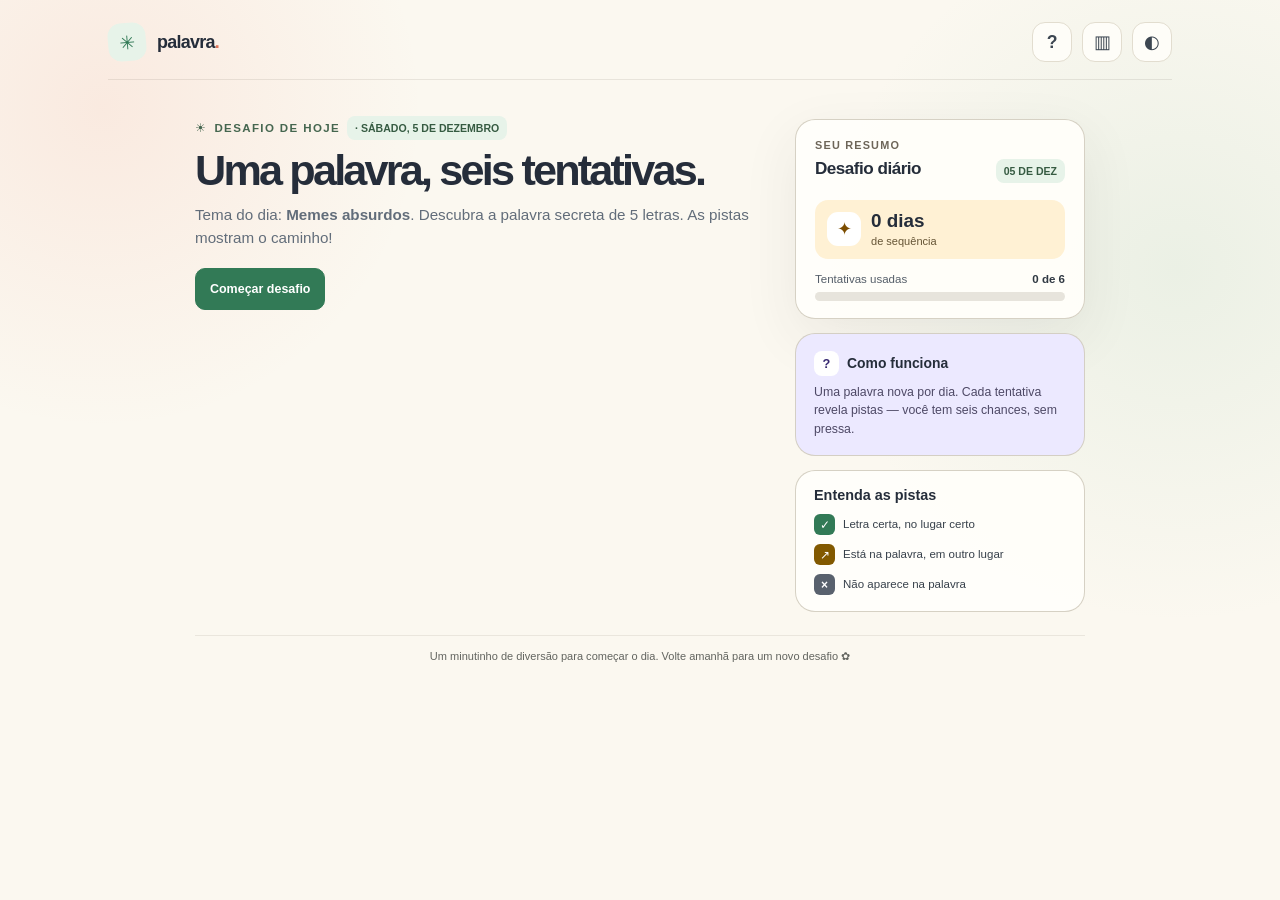
<file: index.html>
<!doctype html>
<html lang="pt-BR">
  <head>
    <meta charset="UTF-8">
    <meta name="viewport" content="width=device-width, initial-scale=1">
    <meta name="theme-color" content="#fbf8f0">
    <meta name="description" content="Descubra a palavra do dia em até seis tentativas.">
    <title>Palavra do Dia — Caça-Palavras</title>
    <link rel="stylesheet" href="styles.css">
    <script src="game.js" defer></script>
  </head>
  <body>
    <div class="page">
      <header class="topbar">
        <a class="brand" href="./" aria-label="Palavra do Dia, início">
          <span class="brand-mark" aria-hidden="true">✳</span>
          <span>palavra<span class="brand-accent">.</span></span>
        </a>
        <nav class="top-actions" aria-label="Ajuda e opções">
          <button class="icon-button" id="help-button" type="button" aria-label="Ir para como jogar">?</button>
          <button class="icon-button" id="stats-button" type="button" aria-label="Abrir estatísticas">▥</button>
          <button class="icon-button" id="contrast-button" type="button" aria-label="Ativar alto contraste" aria-pressed="false">◐</button>
        </nav>
      </header>

      <main class="main-grid">
        <section class="game" aria-labelledby="game-title">
          <p class="eyebrow"><span aria-hidden="true">☀</span> desafio de hoje <span id="today-label" class="date-chip"></span></p>
          <h1 id="game-title">Uma palavra, seis tentativas.</h1>
          <p class="intro">Tema do dia: <strong id="today-theme">Memes absurdos</strong>. Descubra a palavra secreta de 5 letras. As pistas mostram o caminho!</p>
          <button class="action-button action-button-primary start-button" id="start-game-button" type="button">Começar desafio</button>
          <p class="feedback" id="message" role="status" aria-live="polite"></p>

          <div id="game-play" hidden>
            <div class="board-wrap">
              <section class="board" id="board" aria-label="Tabuleiro de seis tentativas" tabindex="-1"></section>
            </div>
            <div class="result-actions" id="result-actions" hidden>
              <button class="action-button" id="copy-result-button" type="button">Copiar resultado</button>
              <button class="action-button action-button-primary" id="share-result-button" type="button">Compartilhar</button>
            </div>
            <section class="keyboard" id="keyboard" aria-label="Teclado virtual"></section>
            <p class="submit-note">Use o teclado físico ou as teclas na tela. Pressione Enter para confirmar e Backspace para apagar.</p>
            <button class="back-button" id="back-to-home-button" type="button">Voltar ao início</button>
          </div>
        </section>

        <aside class="side-column" aria-label="Resumo do desafio e instruções">
          <section class="card daily-card" aria-labelledby="daily-title">
            <p class="card-kicker">seu resumo</p>
            <div class="daily-heading">
              <h2 id="daily-title">Desafio diário</h2>
              <span class="date-chip" id="daily-date"></span>
            </div>
            <div class="streak-row">
              <span class="flame" aria-hidden="true">✦</span>
              <div>
                <div class="streak-number" id="streak-count">0 dias</div>
                <div class="streak-label" id="streak-label">de sequência</div>
              </div>
            </div>
            <div class="progress-title">
              <span>Tentativas usadas</span>
              <strong id="attempt-count">0 de 6</strong>
            </div>
            <div class="progress-track" id="attempt-progress" role="progressbar" aria-label="Tentativas usadas" aria-valuemin="0" aria-valuemax="6" aria-valuenow="0">
              <div class="progress-fill" id="progress-fill"></div>
            </div>
          </section>

          <section class="card helper-card" aria-labelledby="how-title">
            <h2 class="helper-title" id="how-title" tabindex="-1"><span class="helper-icon" aria-hidden="true">?</span> Como funciona</h2>
            <p>Uma palavra nova por dia. Cada tentativa revela pistas — você tem seis chances, sem pressa.</p>
          </section>

          <section class="card legend-card" aria-labelledby="legend-title">
            <h2 id="legend-title">Entenda as pistas</h2>
            <ul class="legend-list">
              <li class="legend-item"><span class="swatch green" aria-hidden="true">✓</span> Letra certa, no lugar certo</li>
              <li class="legend-item"><span class="swatch yellow" aria-hidden="true">↗</span> Está na palavra, em outro lugar</li>
              <li class="legend-item"><span class="swatch gray" aria-hidden="true">×</span> Não aparece na palavra</li>
            </ul>
          </section>
        </aside>
      </main>

      <footer class="footer">Um minutinho de diversão para começar o dia. Volte amanhã para um novo desafio ✿</footer>
    </div>

    <dialog class="stats-dialog" id="stats-dialog" aria-labelledby="stats-title">
      <form method="dialog">
        <button class="dialog-close" aria-label="Fechar estatísticas">×</button>
      </form>
      <p class="card-kicker">seu resumo</p>
      <h2 id="stats-title">Estatísticas</h2>
      <p class="stats-note">Seus resultados ficam salvos somente neste navegador.</p>
      <dl class="stats-grid">
        <div><dt>Jogos concluídos</dt><dd id="games-played">0</dd></div>
        <div><dt>Vitórias</dt><dd id="games-won">0</dd></div>
        <div><dt>Taxa de acerto</dt><dd id="win-rate">0%</dd></div>
        <div><dt>Sequência atual</dt><dd id="stats-streak">0 dias</dd></div>
        <div><dt>Melhor sequência</dt><dd id="best-streak">0 dias</dd></div>
        <div class="last-solved"><dt>Última palavra resolvida</dt><dd id="last-solved">Ainda não há palavras resolvidas.</dd></div>
      </dl>
    </dialog>
  </body>
</html>
</file>
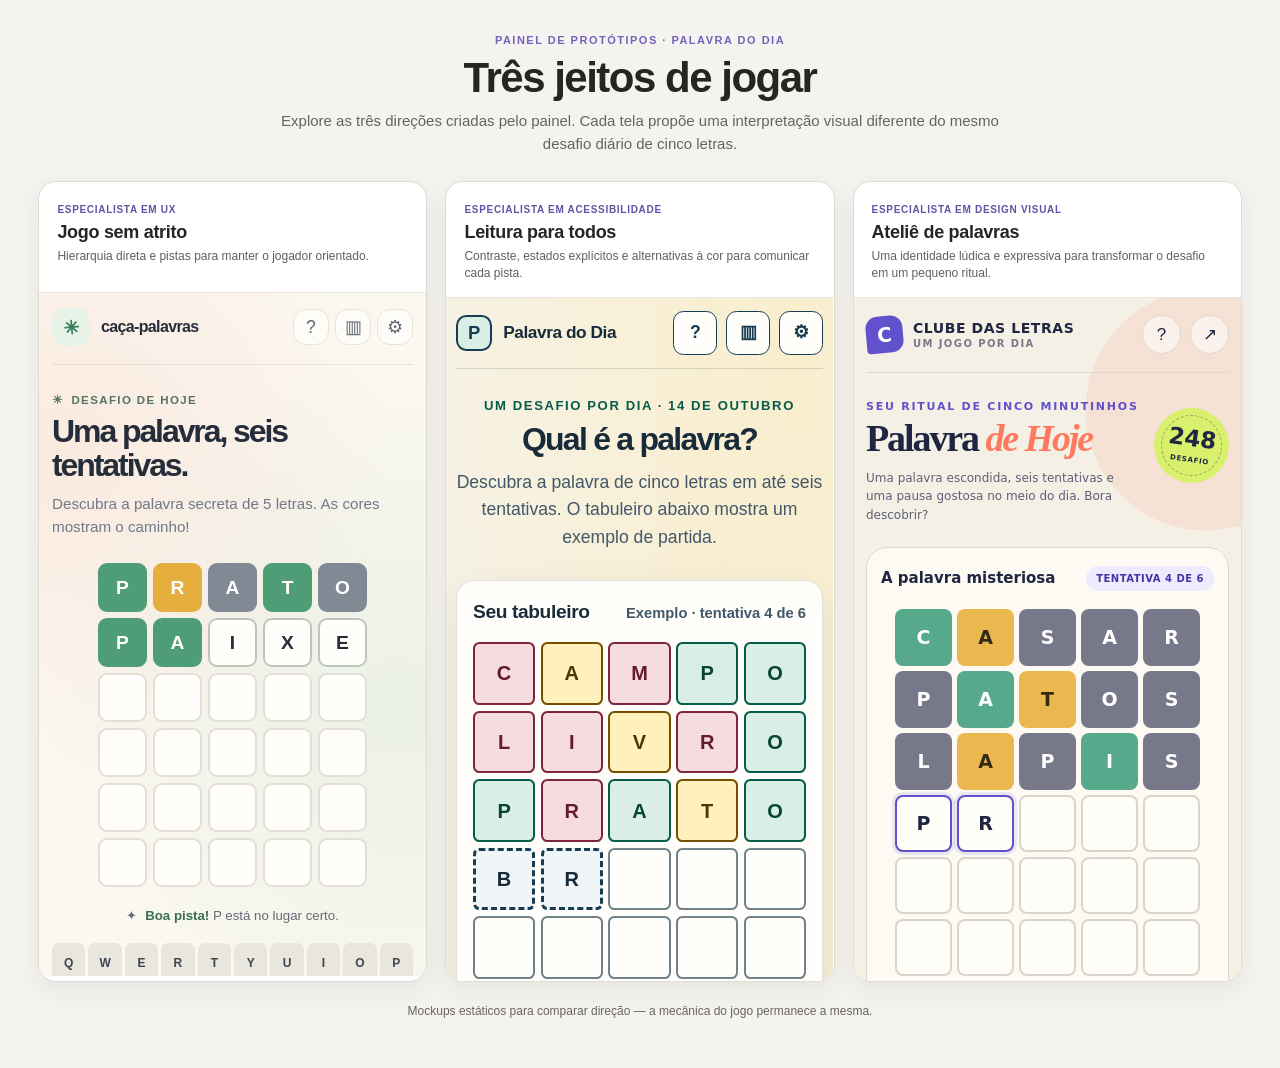
<file: prototipos.html>
<!doctype html>
<html lang="pt-BR">
  <head>
    <meta charset="UTF-8">
    <meta name="viewport" content="width=device-width, initial-scale=1">
    <meta name="theme-color" content="#f5f3ef">
    <meta name="description" content="Três propostas de interface para o jogo Palavra do Dia.">
    <title>Três ideias para Palavra do Dia</title>
    <style>
      :root {
        color-scheme: light;
        font-family: "Segoe UI", Arial, sans-serif;
        color: #252522;
        background: #f5f3ef;
        font-synthesis: none;
      }

      * { box-sizing: border-box; }

      body {
        min-width: 320px;
        margin: 0;
        padding: 34px clamp(16px, 3vw, 44px) 50px;
      }

      .page-header {
        max-width: 760px;
        margin: 0 auto 26px;
        text-align: center;
      }

      .eyebrow {
        margin: 0 0 8px;
        color: #7562bb;
        font-size: 11px;
        font-weight: 800;
        letter-spacing: 1.5px;
        text-transform: uppercase;
      }

      h1 {
        margin: 0;
        font-size: clamp(27px, 4vw, 42px);
        letter-spacing: -1.5px;
      }

      .page-header > p:last-child {
        margin: 8px 0 0;
        color: #66645f;
        font-size: 15px;
        line-height: 1.5;
      }

      .prototypes {
        display: grid;
        max-width: 1720px;
        grid-template-columns: repeat(3, minmax(0, 1fr));
        gap: 18px;
        margin: auto;
      }

      .prototype-card {
        min-width: 0;
        overflow: hidden;
        border: 1px solid #dedbd4;
        border-radius: 18px;
        background: white;
        box-shadow: 0 8px 26px rgb(41 37 31 / 7%);
      }

      .card-heading {
        min-height: 110px;
        padding: 17px 18px 14px;
      }

      .card-heading h2 {
        margin: 0 0 5px;
        font-size: 18px;
        letter-spacing: -0.3px;
      }

      .role {
        display: inline-block;
        margin-bottom: 7px;
        color: #6451a3;
        font-size: 10px;
        font-weight: 800;
        letter-spacing: .7px;
        text-transform: uppercase;
      }

      .card-heading p {
        margin: 0;
        color: #62605b;
        font-size: 12px;
        line-height: 1.45;
      }

      iframe {
        display: block;
        width: 100%;
        height: min(76vh, 790px);
        min-height: 630px;
        border: 0;
        border-top: 1px solid #e8e5df;
        background: #fff;
      }

      .page-footer {
        margin: 22px 0 0;
        color: #68655f;
        font-size: 12px;
        text-align: center;
      }

      @media (max-width: 1040px) {
        .prototypes { grid-template-columns: 1fr; max-width: 640px; }
        .card-heading { min-height: auto; }
        iframe { height: 760px; }
      }

      @media (max-width: 500px) {
        body { padding: 24px 12px 34px; }
        iframe { height: 700px; min-height: 600px; }
      }
    </style>
  </head>
  <body>
    <header class="page-header">
      <p class="eyebrow">Painel de protótipos · Palavra do Dia</p>
      <h1>Três jeitos de jogar</h1>
      <p>Explore as três direções criadas pelo painel. Cada tela propõe uma interpretação visual diferente do mesmo desafio diário de cinco letras.</p>
    </header>

    <main class="prototypes" aria-label="Comparação de protótipos">
      <article class="prototype-card">
        <header class="card-heading">
          <span class="role">Especialista em UX</span>
          <h2>Jogo sem atrito</h2>
          <p>Hierarquia direta e pistas para manter o jogador orientado.</p>
        </header>
        <iframe src="prototype-ux.html" title="Protótipo de UX: Jogo sem atrito"></iframe>
      </article>

      <article class="prototype-card">
        <header class="card-heading">
          <span class="role">Especialista em acessibilidade</span>
          <h2>Leitura para todos</h2>
          <p>Contraste, estados explícitos e alternativas à cor para comunicar cada pista.</p>
        </header>
        <iframe src="prototype-accessibility.html" title="Protótipo acessível: Leitura para todos"></iframe>
      </article>

      <article class="prototype-card">
        <header class="card-heading">
          <span class="role">Especialista em design visual</span>
          <h2>Ateliê de palavras</h2>
          <p>Uma identidade lúdica e expressiva para transformar o desafio em um pequeno ritual.</p>
        </header>
        <iframe src="prototype-visual.html" title="Protótipo visual: Ateliê de palavras"></iframe>
      </article>
    </main>

    <p class="page-footer">Mockups estáticos para comparar direção — a mecânica do jogo permanece a mesma.</p>
  </body>
</html>
</file>
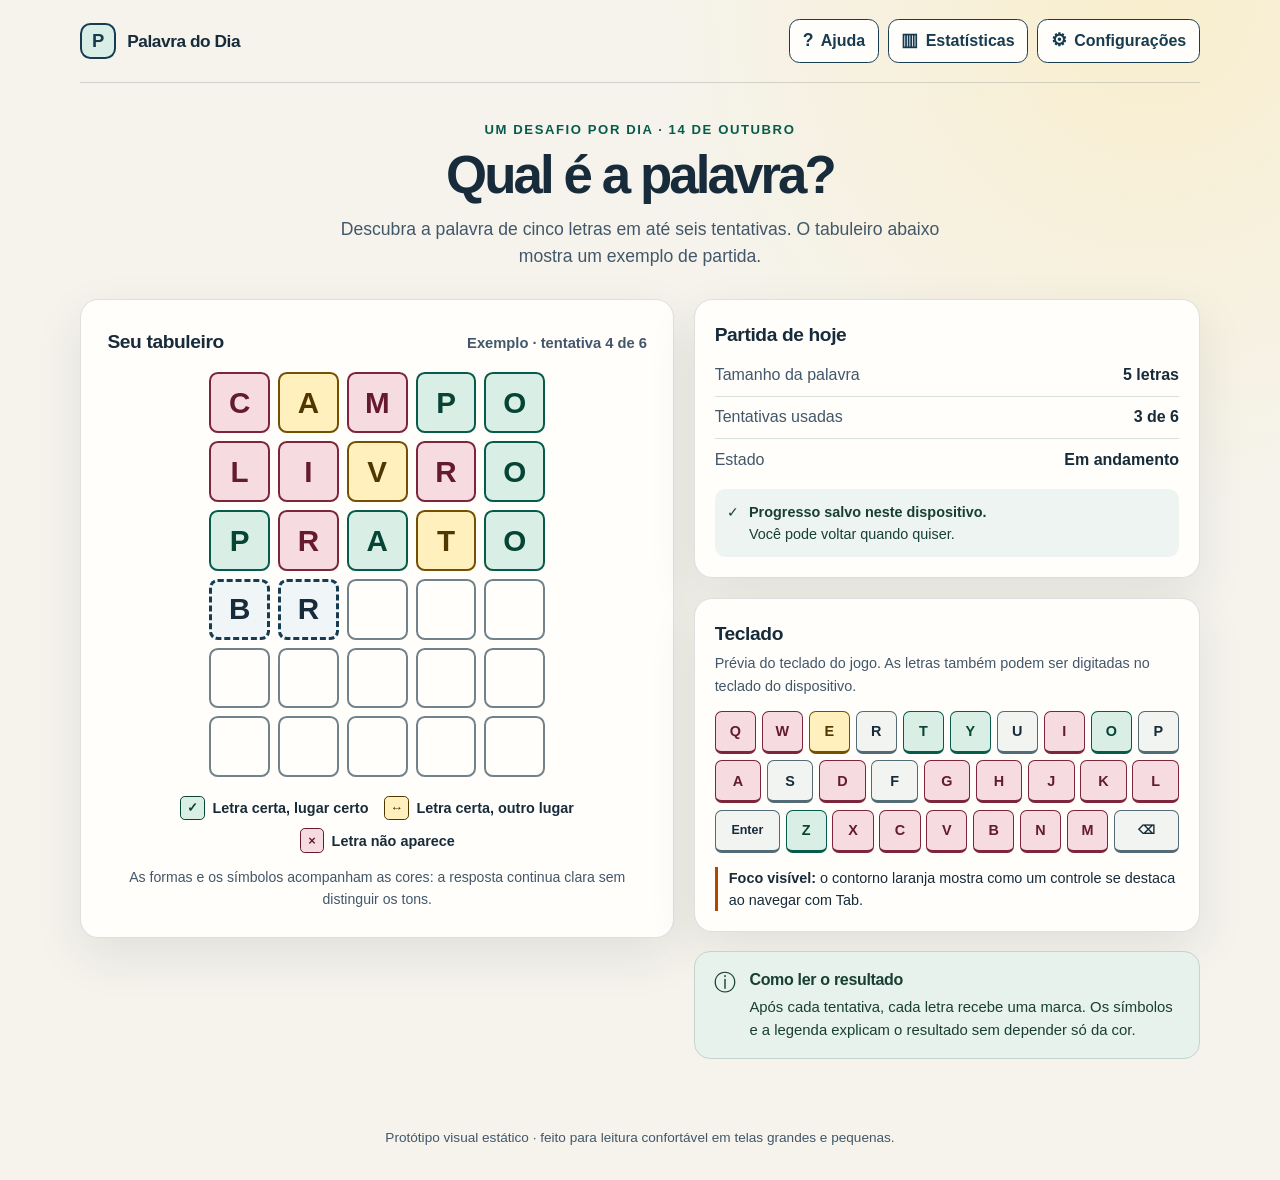
<file: prototype-accessibility.html>
<!doctype html>
<html lang="pt-BR">
<head>
  <meta charset="utf-8">
  <meta name="viewport" content="width=device-width, initial-scale=1">
  <meta name="theme-color" content="#f5f3ec">
  <title>Palavra do Dia — protótipo acessível</title>
  <style>
    :root {
      color-scheme: light;
      --paper: #f5f3ec;
      --surface: #fffefa;
      --ink: #172b3a;
      --muted: #42576a;
      --line: #9ba9ae;
      --navy: #173c52;
      --navy-hover: #0c2c40;
      --teal: #075b4b;
      --teal-pale: #d9eee5;
      --gold: #745000;
      --gold-pale: #fff0bd;
      --rose: #7d253d;
      --rose-pale: #f6dce1;
      --focus: #b34600;
      --shadow: 0 18px 50px rgb(23 43 58 / 9%);
      font-family: "Atkinson Hyperlegible", "Trebuchet MS", Arial, sans-serif;
    }

    * { box-sizing: border-box; }

    body {
      margin: 0;
      min-width: 320px;
      background:
        radial-gradient(ellipse at 90% 0%, rgb(255 231 163 / 42%), transparent 31rem),
        var(--paper);
      color: var(--ink);
      font-size: 1rem;
      line-height: 1.55;
    }

    a { color: var(--navy); }
    button { font: inherit; }

    .skip-link {
      position: absolute;
      z-index: 5;
      top: .75rem;
      left: .75rem;
      padding: .7rem 1rem;
      transform: translateY(-180%);
      border-radius: .5rem;
      background: var(--ink);
      color: white;
      font-weight: 700;
    }
    .skip-link:focus { transform: translateY(0); }

    :focus-visible {
      outline: 3px solid var(--focus);
      outline-offset: 4px;
      box-shadow: 0 0 0 2px var(--surface);
    }

    .shell {
      width: min(1120px, calc(100% - 2.5rem));
      margin-inline: auto;
    }

    .topbar {
      display: flex;
      justify-content: space-between;
      align-items: center;
      gap: 1rem;
      padding-block: 1.2rem;
      border-bottom: 1px solid rgb(23 43 58 / 17%);
    }

    .brand {
      display: inline-flex;
      align-items: center;
      gap: .7rem;
      color: var(--ink);
      text-decoration: none;
      font-size: 1.08rem;
      font-weight: 800;
      letter-spacing: -.025em;
    }

    .brand-mark {
      display: grid;
      width: 2.25rem;
      aspect-ratio: 1;
      place-items: center;
      border: 2px solid var(--navy);
      border-radius: .65rem;
      background: var(--teal-pale);
      color: var(--navy);
      font-size: 1.15rem;
    }

    .top-actions { display: flex; gap: .55rem; }
    .icon-button {
      display: inline-flex;
      min-height: 2.75rem;
      align-items: center;
      justify-content: center;
      gap: .45rem;
      padding: .5rem .8rem;
      border: 1.5px solid var(--navy);
      border-radius: .65rem;
      background: var(--surface);
      color: var(--navy);
      cursor: pointer;
      font-weight: 700;
    }
    .icon-button:hover { background: #eaf1f1; }
    .button-icon { font-size: 1.1rem; line-height: 1; }

    main { padding-block: 2.3rem 3rem; }
    .intro {
      max-width: 44rem;
      margin: 0 auto 1.8rem;
      text-align: center;
    }
    .eyebrow {
      margin: 0 0 .35rem;
      color: var(--teal);
      font-size: .82rem;
      font-weight: 800;
      letter-spacing: .12em;
      text-transform: uppercase;
    }
    h1 {
      margin: 0;
      font-size: clamp(2rem, 5vw, 3.3rem);
      letter-spacing: -.055em;
      line-height: 1.08;
    }
    .intro p:last-child {
      max-width: 38rem;
      margin: .8rem auto 0;
      color: var(--muted);
      font-size: 1.1rem;
    }

    .game-layout {
      display: grid;
      grid-template-columns: minmax(0, 1.08fr) minmax(17rem, .92fr);
      gap: 1.2rem;
      align-items: start;
    }
    .panel {
      border: 1px solid rgb(23 43 58 / 14%);
      border-radius: 1.15rem;
      background: var(--surface);
      box-shadow: var(--shadow);
    }
    .board-panel { padding: clamp(1rem, 3vw, 1.65rem); }
    .panel-heading {
      display: flex;
      justify-content: space-between;
      align-items: baseline;
      gap: 1rem;
      margin-bottom: 1rem;
    }
    h2 {
      margin: 0;
      font-size: 1.2rem;
      letter-spacing: -.02em;
    }
    .counter {
      color: var(--muted);
      font-size: .92rem;
      font-weight: 700;
    }

    .board {
      display: grid;
      width: min(100%, 21rem);
      gap: .5rem;
      margin-inline: auto;
    }
    .board-row {
      display: grid;
      grid-template-columns: repeat(5, minmax(0, 1fr));
      gap: .5rem;
    }
    .tile {
      display: grid;
      min-width: 0;
      aspect-ratio: 1;
      place-items: center;
      border: 2px solid #71828b;
      border-radius: .55rem;
      background: var(--surface);
      color: var(--ink);
      font-size: clamp(1.25rem, 4.6vw, 1.85rem);
      font-weight: 800;
      line-height: 1;
    }
    .tile.correct {
      border-color: var(--teal);
      background: var(--teal-pale);
      color: #064435;
    }
    .tile.present {
      border-color: var(--gold);
      background: var(--gold-pale);
      color: #503700;
    }
    .tile.absent {
      border-color: var(--rose);
      background: var(--rose-pale);
      color: #641a30;
    }
    .tile.current {
      border: 3px dashed var(--navy);
      background: #f0f5f7;
    }
    .empty { color: transparent; }

    .visually-hidden {
      position: absolute;
      width: 1px;
      height: 1px;
      padding: 0;
      margin: -1px;
      overflow: hidden;
      clip: rect(0, 0, 0, 0);
      white-space: nowrap;
      border: 0;
    }

    .legend {
      display: flex;
      flex-wrap: wrap;
      justify-content: center;
      gap: .5rem 1rem;
      margin: 1.15rem 0 0;
      padding: 0;
      list-style: none;
    }
    .legend li {
      display: inline-flex;
      align-items: center;
      gap: .45rem;
      color: var(--ink);
      font-size: .9rem;
      font-weight: 700;
    }
    .legend-mark {
      display: grid;
      width: 1.55rem;
      aspect-ratio: 1;
      place-items: center;
      border: 1.5px solid currentColor;
      border-radius: .3rem;
      font-size: .8rem;
      font-weight: 900;
    }
    .legend .is-correct { color: #064435; background: var(--teal-pale); }
    .legend .is-present { color: #503700; background: var(--gold-pale); }
    .legend .is-absent { color: #641a30; background: var(--rose-pale); }
    .board-note {
      max-width: 34rem;
      margin: .85rem auto 0;
      color: var(--muted);
      font-size: .88rem;
      text-align: center;
    }

    .side-column { display: grid; gap: 1.2rem; }
    .status-panel { padding: 1.25rem; }
    .status-panel h2 { margin-bottom: .8rem; }
    .status-list {
      display: grid;
      gap: .55rem;
      margin: 0;
    }
    .status-list div {
      display: flex;
      justify-content: space-between;
      gap: 1rem;
      padding-bottom: .5rem;
      border-bottom: 1px solid #d9e0df;
    }
    .status-list div:last-child { border-bottom: 0; padding-bottom: 0; }
    .status-list dt { color: var(--muted); }
    .status-list dd { margin: 0; font-weight: 800; text-align: right; }
    .save-note {
      display: flex;
      align-items: flex-start;
      gap: .65rem;
      margin: 1rem 0 0;
      padding: .75rem;
      border-radius: .65rem;
      background: #edf4f1;
      color: #173f35;
      font-size: .9rem;
    }
    .save-note strong { display: block; }

    .keyboard-panel { padding: 1.25rem; }
    .keyboard-panel > p {
      margin: .25rem 0 .85rem;
      color: var(--muted);
      font-size: .9rem;
    }
    .keyboard {
      display: grid;
      gap: .4rem;
    }
    .key-row {
      display: flex;
      justify-content: center;
      gap: .35rem;
    }
    .key {
      display: grid;
      min-width: 0;
      min-height: 2.7rem;
      flex: 1 1 0;
      place-items: center;
      padding: .35rem .15rem;
      border: 1px solid #536a77;
      border-bottom-width: 3px;
      border-radius: .42rem;
      background: #f2f4f2;
      color: var(--ink);
      font-size: .9rem;
      font-weight: 800;
      text-align: center;
    }
    .key.correct {
      border-color: var(--teal);
      background: var(--teal-pale);
      color: #064435;
    }
    .key.present {
      border-color: var(--gold);
      background: var(--gold-pale);
      color: #503700;
    }
    .key.absent {
      border-color: var(--rose);
      background: var(--rose-pale);
      color: #641a30;
    }
    .key.wide { flex: 1.7 1 0; font-size: .78rem; }
    .key.focus-demo {
      position: relative;
      z-index: 1;
      outline: 3px solid var(--focus);
      outline-offset: 3px;
      box-shadow: 0 0 0 2px white;
    }
    .focus-caption {
      margin: .85rem 0 0 !important;
      padding-left: .7rem;
      border-left: 3px solid var(--focus);
      color: var(--ink) !important;
    }

    .instructions {
      display: grid;
      grid-template-columns: auto 1fr;
      gap: .85rem;
      align-items: start;
      padding: 1rem 1.2rem;
      border: 1px solid #c2d5cc;
      border-radius: 1rem;
      background: #e8f2ec;
      color: #183f34;
    }
    .instructions-icon { font-size: 1.4rem; line-height: 1.3; }
    .instructions h2 { margin: 0 0 .2rem; font-size: 1rem; }
    .instructions p { margin: 0; font-size: .93rem; }
    footer {
      padding-block: 1.2rem 2rem;
      color: var(--muted);
      font-size: .85rem;
      text-align: center;
    }

    @media (max-width: 760px) {
      .game-layout { grid-template-columns: 1fr; max-width: 36rem; margin-inline: auto; }
      .side-column { grid-template-columns: 1fr; }
      main { padding-top: 1.7rem; }
    }
    @media (max-width: 420px) {
      .shell { width: min(100% - 1.25rem, 36rem); }
      .topbar { padding-block: .8rem; }
      .icon-button { width: 2.75rem; padding: .4rem; }
      .icon-button .button-label { position: absolute; width: 1px; height: 1px; overflow: hidden; clip: rect(0, 0, 0, 0); }
      .board-row { gap: .35rem; }
      .board { gap: .4rem; }
      .tile { border-radius: .4rem; }
      .key-row { gap: .25rem; }
      .key { min-height: 2.5rem; font-size: .82rem; }
    }
    @media (prefers-reduced-motion: reduce) {
      *, *::before, *::after {
        scroll-behavior: auto !important;
        animation-duration: .01ms !important;
        animation-iteration-count: 1 !important;
        transition-duration: .01ms !important;
      }
    }
  </style>
</head>
<body>
  <a class="skip-link" href="#conteudo">Pular para o jogo</a>
  <header class="shell topbar">
    <a class="brand" href="#conteudo" aria-label="Palavra do Dia, início">
      <span class="brand-mark" aria-hidden="true">P</span>
      <span>Palavra do Dia</span>
    </a>
    <nav class="top-actions" aria-label="Opções do jogo">
      <button class="icon-button" type="button" aria-label="Como jogar">
        <span class="button-icon" aria-hidden="true">?</span>
        <span class="button-label">Ajuda</span>
      </button>
      <button class="icon-button" type="button" aria-label="Estatísticas">
        <span class="button-icon" aria-hidden="true">▥</span>
        <span class="button-label">Estatísticas</span>
      </button>
      <button class="icon-button" type="button" aria-label="Configurações">
        <span class="button-icon" aria-hidden="true">⚙</span>
        <span class="button-label">Configurações</span>
      </button>
    </nav>
  </header>

  <main id="conteudo" class="shell">
    <header class="intro">
      <p class="eyebrow">Um desafio por dia · 14 de outubro</p>
      <h1>Qual é a palavra?</h1>
      <p>Descubra a palavra de cinco letras em até seis tentativas. O tabuleiro abaixo mostra um exemplo de partida.</p>
    </header>

    <div class="game-layout">
      <section class="panel board-panel" aria-labelledby="board-title">
        <div class="panel-heading">
          <h2 id="board-title">Seu tabuleiro</h2>
          <span class="counter">Exemplo · tentativa 4 de 6</span>
        </div>
        <div class="board" role="img" aria-label="Tabuleiro de exemplo: tentativa um, palavra campo, C não está na palavra, A está na palavra mas em outra posição, M não está na palavra, P está na posição correta, O está na posição correta. Tentativa dois, livro, L e I não estão na palavra, V está na palavra mas em outra posição, R não está na palavra, O está na posição correta. Tentativa três, prato, P está na posição correta, R não está na palavra, A está na posição correta, T está na palavra mas em outra posição, O está na posição correta. Quarta tentativa em andamento, letras B e R. Duas tentativas restantes depois desta.">
          <div class="board-row" aria-hidden="true">
            <span class="tile absent">C</span>
            <span class="tile present">A</span>
            <span class="tile absent">M</span>
            <span class="tile correct">P</span>
            <span class="tile correct">O</span>
          </div>
          <div class="board-row" aria-hidden="true">
            <span class="tile absent">L</span>
            <span class="tile absent">I</span>
            <span class="tile present">V</span>
            <span class="tile absent">R</span>
            <span class="tile correct">O</span>
          </div>
          <div class="board-row" aria-hidden="true">
            <span class="tile correct">P</span>
            <span class="tile absent">R</span>
            <span class="tile correct">A</span>
            <span class="tile present">T</span>
            <span class="tile correct">O</span>
          </div>
          <div class="board-row" aria-hidden="true">
            <span class="tile current">B</span>
            <span class="tile current">R</span>
            <span class="tile empty">·</span>
            <span class="tile empty">·</span>
            <span class="tile empty">·</span>
          </div>
          <div class="board-row" aria-hidden="true">
            <span class="tile empty">·</span><span class="tile empty">·</span><span class="tile empty">·</span><span class="tile empty">·</span><span class="tile empty">·</span>
          </div>
          <div class="board-row" aria-hidden="true">
            <span class="tile empty">·</span><span class="tile empty">·</span><span class="tile empty">·</span><span class="tile empty">·</span><span class="tile empty">·</span>
          </div>
        </div>
        <ul class="legend" aria-label="Significado das marcas">
          <li><span class="legend-mark is-correct" aria-hidden="true">✓</span> Letra certa, lugar certo</li>
          <li><span class="legend-mark is-present" aria-hidden="true">↔</span> Letra certa, outro lugar</li>
          <li><span class="legend-mark is-absent" aria-hidden="true">×</span> Letra não aparece</li>
        </ul>
        <p class="board-note">As formas e os símbolos acompanham as cores: a resposta continua clara sem distinguir os tons.</p>
      </section>

      <div class="side-column">
        <section class="panel status-panel" aria-labelledby="status-title">
          <h2 id="status-title">Partida de hoje</h2>
          <dl class="status-list">
            <div><dt>Tamanho da palavra</dt><dd>5 letras</dd></div>
            <div><dt>Tentativas usadas</dt><dd>3 de 6</dd></div>
            <div><dt>Estado</dt><dd>Em andamento</dd></div>
          </dl>
          <p class="save-note">
            <span aria-hidden="true">✓</span>
            <span><strong>Progresso salvo neste dispositivo.</strong> Você pode voltar quando quiser.</span>
          </p>
        </section>

        <section class="panel keyboard-panel" aria-labelledby="keyboard-title">
          <h2 id="keyboard-title">Teclado</h2>
          <p>Prévia do teclado do jogo. As letras também podem ser digitadas no teclado do dispositivo.</p>
          <div class="keyboard" role="group" aria-label="Teclado ilustrativo do jogo">
            <div class="key-row" aria-hidden="true">
              <span class="key absent">Q</span><span class="key absent">W</span><span class="key present">E</span><span class="key">R</span><span class="key correct">T</span><span class="key correct">Y</span><span class="key">U</span><span class="key absent">I</span><span class="key correct">O</span><span class="key">P</span>
            </div>
            <div class="key-row" aria-hidden="true">
              <span class="key absent">A</span><span class="key">S</span><span class="key absent">D</span><span class="key">F</span><span class="key absent">G</span><span class="key absent">H</span><span class="key absent">J</span><span class="key absent">K</span><span class="key absent">L</span>
            </div>
            <div class="key-row" aria-hidden="true">
              <span class="key wide">Enter</span><span class="key correct">Z</span><span class="key absent">X</span><span class="key absent">C</span><span class="key absent">V</span><span class="key absent">B</span><span class="key absent">N</span><span class="key absent">M</span><span class="key wide">⌫</span>
            </div>
          </div>
          <p class="focus-caption"><strong>Foco visível:</strong> o contorno laranja mostra como um controle se destaca ao navegar com Tab.</p>
        </section>

        <aside class="instructions" aria-labelledby="instructions-title">
          <span class="instructions-icon" aria-hidden="true">ⓘ</span>
          <div>
            <h2 id="instructions-title">Como ler o resultado</h2>
            <p>Após cada tentativa, cada letra recebe uma marca. Os símbolos e a legenda explicam o resultado sem depender só da cor.</p>
          </div>
        </aside>
      </div>
    </div>
  </main>

  <footer class="shell">
    Protótipo visual estático · feito para leitura confortável em telas grandes e pequenas.
  </footer>
</body>
</html>
</file>
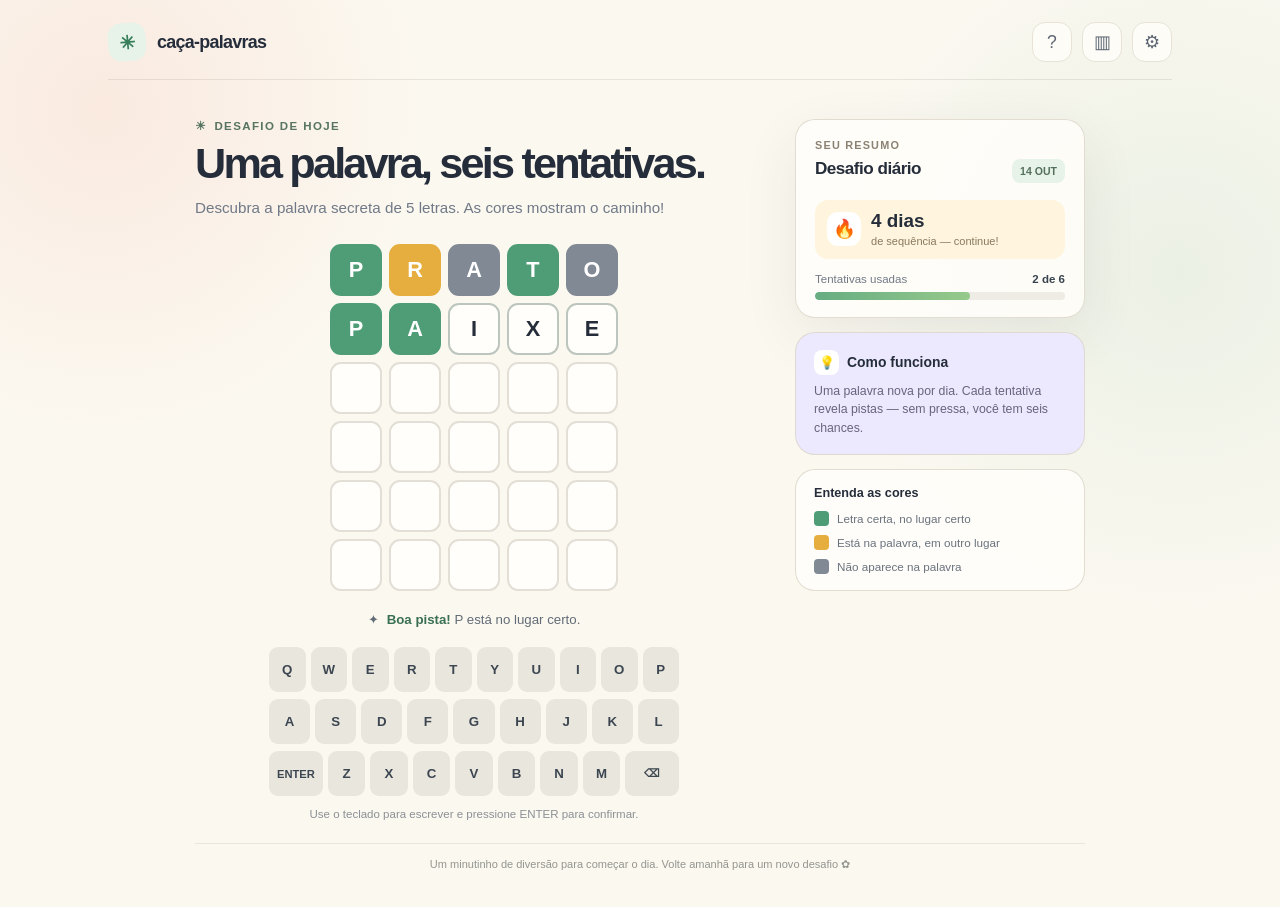
<file: prototype-ux.html>
<!DOCTYPE html>
<html lang="pt-BR">
<head>
  <meta charset="utf-8">
  <meta name="viewport" content="width=device-width, initial-scale=1">
  <meta name="theme-color" content="#fbf8f0">
  <title>Palavra do Dia — Caça-Palavras</title>
  <style>
    :root {
      color-scheme: light;
      --ink: #252d3a;
      --muted: #707987;
      --paper: #fbf8f0;
      --white: #fffefa;
      --line: #e9e3d7;
      --green: #4f9d76;
      --green-soft: #e7f3e9;
      --yellow: #e6ad3f;
      --yellow-soft: #fff3d5;
      --gray: #818995;
      --coral: #f18a72;
      --lavender: #ece9ff;
      --shadow: 0 18px 55px rgba(54, 54, 47, .08);
      font-family: "Trebuchet MS", "Segoe UI", sans-serif;
    }

    * { box-sizing: border-box; }

    body {
      min-width: 320px;
      min-height: 100vh;
      margin: 0;
      color: var(--ink);
      background:
        radial-gradient(circle at 8% 12%, rgba(241, 138, 114, .13), transparent 20rem),
        radial-gradient(circle at 92% 30%, rgba(143, 195, 164, .15), transparent 22rem),
        var(--paper);
    }

    button { font: inherit; }

    .page {
      width: min(1120px, 100%);
      margin: 0 auto;
      padding: 22px 28px 36px;
    }

    .topbar {
      display: flex;
      align-items: center;
      justify-content: space-between;
      min-height: 58px;
      padding-bottom: 17px;
      border-bottom: 1px solid rgba(90, 84, 67, .12);
    }

    .brand {
      display: flex;
      align-items: center;
      gap: 11px;
      color: var(--ink);
      font-size: 1.12rem;
      font-weight: 800;
      letter-spacing: -.04em;
      text-decoration: none;
    }

    .brand-mark {
      display: grid;
      width: 38px;
      height: 38px;
      place-items: center;
      border-radius: 13px;
      background: var(--green-soft);
      color: #357e59;
      font-size: 1.18rem;
      transform: rotate(-5deg);
    }

    .top-actions { display: flex; align-items: center; gap: 10px; }

    .icon-button {
      display: inline-grid;
      width: 40px;
      height: 40px;
      place-items: center;
      border: 1px solid var(--line);
      border-radius: 13px;
      color: #5d6672;
      background: rgba(255, 254, 250, .8);
      font-size: 1.1rem;
    }

    .main-grid {
      display: grid;
      grid-template-columns: minmax(0, 1fr) 290px;
      gap: 42px;
      align-items: start;
      max-width: 890px;
      margin: 36px auto 0;
    }

    .game { min-width: 0; }

    .eyebrow {
      display: inline-flex;
      align-items: center;
      gap: 7px;
      margin: 0 0 8px;
      color: #567461;
      font-size: .72rem;
      font-weight: 800;
      letter-spacing: .12em;
      text-transform: uppercase;
    }

    h1 {
      margin: 0;
      font-size: clamp(2rem, 4vw, 2.7rem);
      letter-spacing: -.065em;
      line-height: 1.05;
    }

    .intro {
      margin: 11px 0 0;
      color: var(--muted);
      font-size: .95rem;
      line-height: 1.5;
    }

    .board-wrap {
      display: flex;
      justify-content: center;
      margin: 24px 0 16px;
    }

    .board {
      display: grid;
      grid-template-columns: repeat(5, 52px);
      gap: 7px;
      margin: 0;
      padding: 0;
      border: 0;
    }

    .tile {
      display: grid;
      width: 52px;
      aspect-ratio: 1;
      place-items: center;
      border: 2px solid #e3dfd6;
      border-radius: 11px;
      color: var(--ink);
      background: var(--white);
      font-size: 1.36rem;
      font-weight: 800;
      line-height: 1;
      text-transform: uppercase;
    }

    .tile.filled { border-color: #bdc6be; }

    .tile.correct {
      border-color: var(--green);
      color: white;
      background: var(--green);
    }

    .tile.present {
      border-color: var(--yellow);
      color: white;
      background: var(--yellow);
    }

    .tile.absent {
      border-color: var(--gray);
      color: white;
      background: var(--gray);
    }

    .board-caption {
      position: absolute;
      width: 1px;
      height: 1px;
      overflow: hidden;
      clip: rect(0, 0, 0, 0);
      white-space: nowrap;
      clip-path: inset(50%);
    }

    .feedback {
      display: flex;
      align-items: center;
      justify-content: center;
      gap: 8px;
      min-height: 25px;
      margin-bottom: 15px;
      color: #626c76;
      font-size: .83rem;
      text-align: center;
    }

    .feedback strong { color: #396f52; }

    .keyboard {
      display: grid;
      gap: 7px;
      width: min(100%, 410px);
      margin: 0 auto;
    }

    .key-row {
      display: flex;
      justify-content: center;
      gap: 5px;
    }

    .key {
      display: grid;
      min-width: 0;
      height: 45px;
      flex: 1 1 0;
      place-items: center;
      padding: 0 4px;
      border: 0;
      border-radius: 9px;
      color: #3c4651;
      background: #e9e6dd;
      font-size: .83rem;
      font-weight: 800;
    }

    .key.wide { flex: 1.55 1 0; font-size: .7rem; }
    .key.used-green { color: white; background: var(--green); }
    .key.used-yellow { color: white; background: var(--yellow); }
    .key.used-gray { color: white; background: var(--gray); }

    .submit-note {
      margin: 12px 0 0;
      color: #8b9095;
      font-size: .72rem;
      text-align: center;
    }

    .side-column {
      display: grid;
      gap: 14px;
      padding-top: 3px;
    }

    .card {
      border: 1px solid rgba(221, 215, 201, .85);
      border-radius: 20px;
      background: rgba(255, 254, 250, .82);
      box-shadow: var(--shadow);
    }

    .daily-card { padding: 19px 19px 17px; }

    .card-kicker {
      margin: 0 0 8px;
      color: #8a8173;
      font-size: .68rem;
      font-weight: 800;
      letter-spacing: .11em;
      text-transform: uppercase;
    }

    .daily-heading {
      display: flex;
      align-items: start;
      justify-content: space-between;
      gap: 8px;
    }

    .daily-heading h2 {
      margin: 0;
      font-size: 1.07rem;
      letter-spacing: -.03em;
    }

    .date-chip {
      flex: none;
      padding: 6px 8px;
      border-radius: 8px;
      color: #54705c;
      background: var(--green-soft);
      font-size: .66rem;
      font-weight: 800;
    }

    .streak-row {
      display: flex;
      align-items: center;
      gap: 10px;
      margin: 17px 0 14px;
      padding: 12px;
      border-radius: 13px;
      background: #fff5df;
    }

    .flame {
      display: grid;
      width: 34px;
      height: 34px;
      place-items: center;
      border-radius: 11px;
      background: white;
      font-size: 1.15rem;
    }

    .streak-number { font-size: 1.18rem; font-weight: 900; line-height: 1; }
    .streak-label { margin-top: 4px; color: #89785e; font-size: .69rem; }

    .progress-title {
      display: flex;
      justify-content: space-between;
      margin-bottom: 7px;
      color: #717986;
      font-size: .72rem;
    }

    .progress-title strong { color: #39434e; }

    .progress-track {
      height: 8px;
      overflow: hidden;
      border-radius: 99px;
      background: #eeece5;
    }

    .progress-fill {
      width: 62%;
      height: 100%;
      border-radius: inherit;
      background: linear-gradient(90deg, #66ad82, #97c98b);
    }

    .helper-card {
      padding: 17px 18px;
      background: var(--lavender);
      box-shadow: none;
    }

    .helper-title {
      display: flex;
      align-items: center;
      gap: 8px;
      margin: 0 0 7px;
      font-size: .87rem;
      font-weight: 800;
    }

    .helper-icon {
      display: grid;
      width: 25px;
      height: 25px;
      place-items: center;
      border-radius: 8px;
      background: white;
      font-size: .8rem;
    }

    .helper-card p {
      margin: 0;
      color: #68647c;
      font-size: .77rem;
      line-height: 1.5;
    }

    .legend-card { padding: 16px 18px; box-shadow: none; }

    .legend-card h2 {
      margin: 0 0 11px;
      font-size: .79rem;
      font-weight: 800;
    }

    .legend-list {
      display: grid;
      gap: 9px;
      margin: 0;
      padding: 0;
      list-style: none;
      color: #69727d;
      font-size: .73rem;
    }

    .legend-item { display: flex; align-items: center; gap: 8px; }

    .swatch {
      width: 15px;
      height: 15px;
      flex: none;
      border-radius: 4px;
    }

    .swatch.green { background: var(--green); }
    .swatch.yellow { background: var(--yellow); }
    .swatch.gray { background: var(--gray); }

    .footer {
      max-width: 890px;
      margin: 23px auto 0;
      padding-top: 14px;
      border-top: 1px solid rgba(90, 84, 67, .11);
      color: #93958e;
      font-size: .69rem;
      text-align: center;
    }

    @media (max-width: 760px) {
      .page { padding: 14px 18px 25px; }
      .main-grid {
        grid-template-columns: minmax(0, 1fr);
        gap: 24px;
        max-width: 480px;
        margin-top: 25px;
      }
      .side-column {
        grid-template-columns: repeat(2, minmax(0, 1fr));
        align-items: stretch;
      }
      .daily-card { grid-column: 1 / -1; }
      .footer { max-width: 480px; }
    }

    @media (max-width: 420px) {
      .page { padding-inline: 13px; }
      .brand { font-size: 1rem; }
      .top-actions { gap: 6px; }
      .icon-button { width: 36px; height: 36px; }
      .board { grid-template-columns: repeat(5, min(15vw, 49px)); gap: 6px; }
      .tile { width: min(15vw, 49px); border-radius: 9px; font-size: 1.2rem; }
      .key-row { gap: 3px; }
      .key { height: 41px; border-radius: 7px; font-size: .75rem; }
      .key.wide { font-size: .62rem; }
      .side-column { grid-template-columns: 1fr; }
      .daily-card { grid-column: auto; }
    }
  </style>
</head>
<body>
  <div class="page">
    <header class="topbar">
      <a class="brand" href="#" aria-label="Caça-Palavras, página inicial">
        <span class="brand-mark" aria-hidden="true">✳</span>
        <span>caça-palavras</span>
      </a>
      <nav class="top-actions" aria-label="Ajuda e opções">
        <button class="icon-button" type="button" aria-label="Como jogar">?</button>
        <button class="icon-button" type="button" aria-label="Estatísticas">▥</button>
        <button class="icon-button" type="button" aria-label="Configurações">⚙</button>
      </nav>
    </header>

    <main class="main-grid">
      <section class="game" aria-labelledby="game-title">
        <p class="eyebrow"><span aria-hidden="true">☀</span> desafio de hoje</p>
        <h1 id="game-title">Uma palavra, seis tentativas.</h1>
        <p class="intro">Descubra a palavra secreta de 5 letras. As cores mostram o caminho!</p>

        <div class="board-wrap">
          <div class="board" role="img" aria-label="Tabuleiro ilustrativo com duas tentativas. Na primeira, P e A estão nas posições corretas; R está na palavra, mas em outra posição. A segunda tentativa ainda não recebeu resultado.">
            <span class="tile correct" aria-hidden="true">P</span>
            <span class="tile present" aria-hidden="true">R</span>
            <span class="tile absent" aria-hidden="true">A</span>
            <span class="tile correct" aria-hidden="true">T</span>
            <span class="tile absent" aria-hidden="true">O</span>

            <span class="tile correct" aria-hidden="true">P</span>
            <span class="tile correct" aria-hidden="true">A</span>
            <span class="tile filled" aria-hidden="true">I</span>
            <span class="tile filled" aria-hidden="true">X</span>
            <span class="tile filled" aria-hidden="true">E</span>

            <span class="tile" aria-hidden="true"></span>
            <span class="tile" aria-hidden="true"></span>
            <span class="tile" aria-hidden="true"></span>
            <span class="tile" aria-hidden="true"></span>
            <span class="tile" aria-hidden="true"></span>

            <span class="tile" aria-hidden="true"></span>
            <span class="tile" aria-hidden="true"></span>
            <span class="tile" aria-hidden="true"></span>
            <span class="tile" aria-hidden="true"></span>
            <span class="tile" aria-hidden="true"></span>

            <span class="tile" aria-hidden="true"></span>
            <span class="tile" aria-hidden="true"></span>
            <span class="tile" aria-hidden="true"></span>
            <span class="tile" aria-hidden="true"></span>
            <span class="tile" aria-hidden="true"></span>

            <span class="tile" aria-hidden="true"></span>
            <span class="tile" aria-hidden="true"></span>
            <span class="tile" aria-hidden="true"></span>
            <span class="tile" aria-hidden="true"></span>
            <span class="tile" aria-hidden="true"></span>
          </div>
          <p class="board-caption">Exemplo visual de um tabuleiro com seis linhas e cinco letras por linha.</p>
        </div>

        <p class="feedback" role="status"><span aria-hidden="true">✦</span> <span><strong>Boa pista!</strong> P está no lugar certo.</span></p>

        <div class="keyboard" aria-label="Teclado ilustrativo">
          <div class="key-row" aria-hidden="true">
            <span class="key">Q</span><span class="key">W</span><span class="key">E</span><span class="key">R</span><span class="key">T</span><span class="key">Y</span><span class="key">U</span><span class="key">I</span><span class="key">O</span><span class="key">P</span>
          </div>
          <div class="key-row" aria-hidden="true">
            <span class="key">A</span><span class="key">S</span><span class="key">D</span><span class="key">F</span><span class="key">G</span><span class="key">H</span><span class="key">J</span><span class="key">K</span><span class="key">L</span>
          </div>
          <div class="key-row" aria-hidden="true">
            <span class="key wide">ENTER</span><span class="key">Z</span><span class="key">X</span><span class="key">C</span><span class="key">V</span><span class="key">B</span><span class="key">N</span><span class="key">M</span><span class="key wide">⌫</span>
          </div>
        </div>
        <p class="submit-note">Use o teclado para escrever e pressione ENTER para confirmar.</p>
      </section>

      <aside class="side-column" aria-label="Resumo do desafio">
        <section class="card daily-card" aria-labelledby="daily-title">
          <p class="card-kicker">seu resumo</p>
          <div class="daily-heading">
            <h2 id="daily-title">Desafio diário</h2>
            <span class="date-chip">14 OUT</span>
          </div>
          <div class="streak-row">
            <span class="flame" aria-hidden="true">🔥</span>
            <div>
              <div class="streak-number">4 dias</div>
              <div class="streak-label">de sequência — continue!</div>
            </div>
          </div>
          <div class="progress-title"><span>Tentativas usadas</span><strong>2 de 6</strong></div>
          <div class="progress-track" role="progressbar" aria-label="Tentativas usadas" aria-valuemin="0" aria-valuemax="6" aria-valuenow="2">
            <div class="progress-fill"></div>
          </div>
        </section>

        <section class="card helper-card" aria-labelledby="hint-title">
          <h2 class="helper-title" id="hint-title"><span class="helper-icon" aria-hidden="true">💡</span> Como funciona</h2>
          <p>Uma palavra nova por dia. Cada tentativa revela pistas — sem pressa, você tem seis chances.</p>
        </section>

        <section class="card legend-card" aria-labelledby="legend-title">
          <h2 id="legend-title">Entenda as cores</h2>
          <ul class="legend-list">
            <li class="legend-item"><span class="swatch green" aria-hidden="true"></span> Letra certa, no lugar certo</li>
            <li class="legend-item"><span class="swatch yellow" aria-hidden="true"></span> Está na palavra, em outro lugar</li>
            <li class="legend-item"><span class="swatch gray" aria-hidden="true"></span> Não aparece na palavra</li>
          </ul>
        </section>
      </aside>
    </main>

    <footer class="footer">Um minutinho de diversão para começar o dia. Volte amanhã para um novo desafio ✿</footer>
  </div>
</body>
</html>
</file>
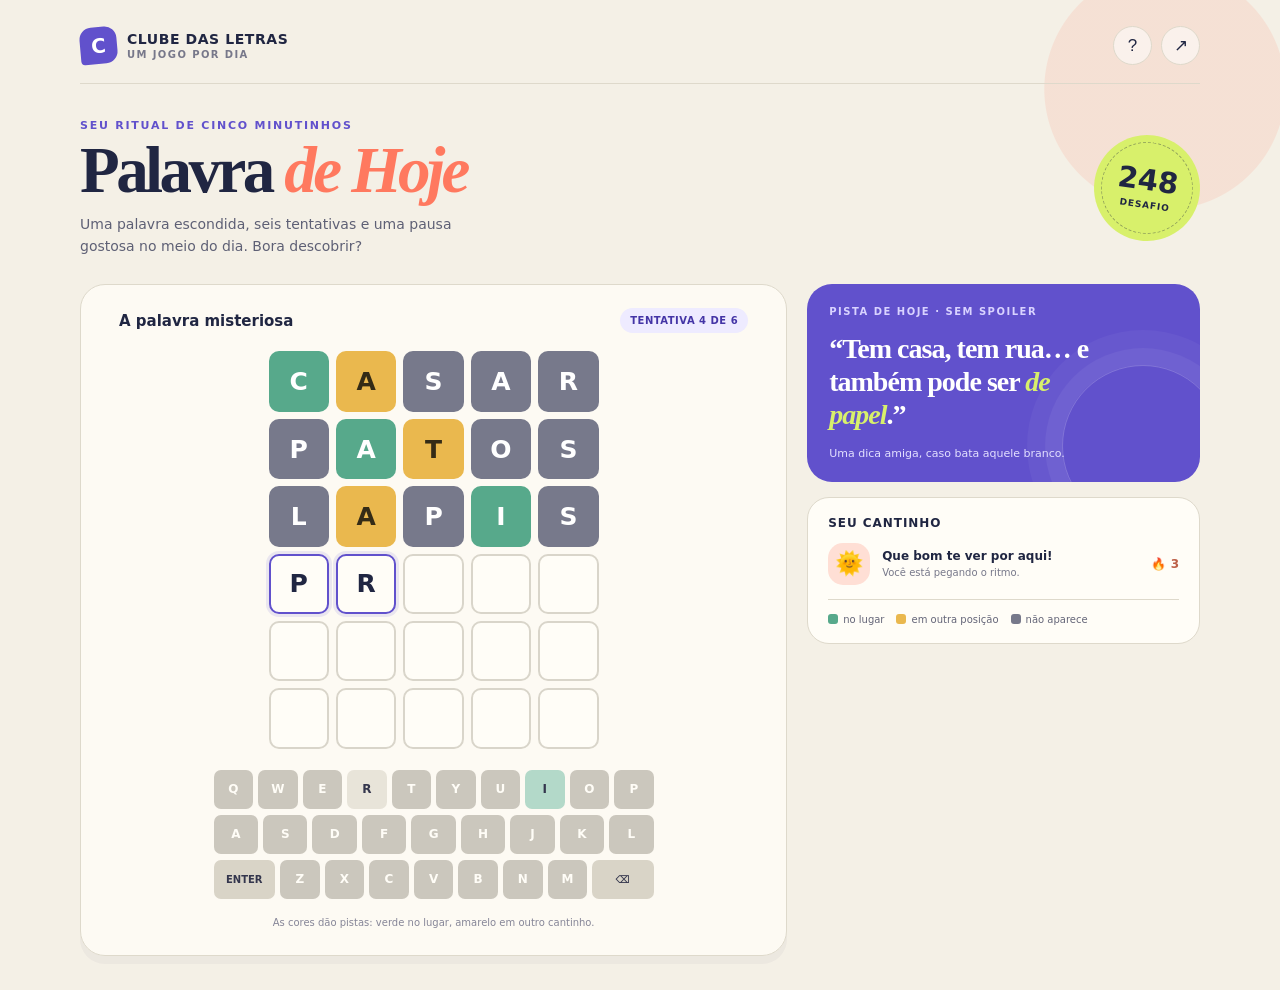
<file: prototype-visual.html>
<!doctype html>
<html lang="pt-BR">
<head>
  <meta charset="utf-8">
  <meta name="viewport" content="width=device-width, initial-scale=1">
  <meta name="theme-color" content="#f4f0e6">
  <title>Palavra de Hoje — Clube das Letras</title>
  <style>
    :root {
      color-scheme: light;
      --paper: #f4f0e6;
      --ink: #202642;
      --muted: #77788a;
      --purple: #6151cc;
      --purple-dark: #4435a6;
      --lime: #d8f06b;
      --coral: #ff795f;
      --tile: #fffdf7;
      --line: #ded9cb;
      --good: #57a98b;
      --near: #eab84e;
      --miss: #77798b;
      font-family: ui-rounded, "Arial Rounded MT Bold", system-ui, -apple-system, "Segoe UI", sans-serif;
      font-synthesis: none;
    }

    * { box-sizing: border-box; }

    body {
      margin: 0;
      min-width: 320px;
      background:
        radial-gradient(circle at 91% 9%, rgba(255, 121, 95, .13) 0 120px, transparent 121px),
        var(--paper);
      color: var(--ink);
    }

    .page {
      width: min(1120px, calc(100% - 48px));
      margin: 0 auto;
      padding: 26px 0 34px;
    }

    .topbar, .brand, .top-actions, .hero, .section-heading, .key-row, .status-line {
      display: flex;
      align-items: center;
    }

    .topbar {
      justify-content: space-between;
      padding-bottom: 18px;
      border-bottom: 1px solid var(--line);
    }

    .brand { gap: 10px; text-decoration: none; color: inherit; }
    .brand-mark {
      display: grid;
      place-items: center;
      width: 37px;
      height: 37px;
      border-radius: 12px 12px 12px 4px;
      background: var(--purple);
      color: white;
      font-size: 20px;
      font-weight: 900;
      transform: rotate(-5deg);
    }
    .brand-name { font-size: 14px; font-weight: 850; letter-spacing: .04em; }
    .brand-name span { display: block; margin-top: 2px; color: var(--muted); font-size: 10px; font-weight: 700; letter-spacing: .14em; text-transform: uppercase; }

    .top-actions { gap: 9px; }
    .icon-button {
      display: grid;
      place-items: center;
      width: 39px;
      height: 39px;
      border: 1px solid var(--line);
      border-radius: 50%;
      background: rgba(255,255,255,.55);
      color: var(--ink);
      font-size: 17px;
    }

    .hero {
      justify-content: space-between;
      gap: 24px;
      padding: 35px 0 27px;
    }
    .eyebrow {
      margin: 0 0 7px;
      color: var(--purple);
      font-size: 11px;
      font-weight: 900;
      letter-spacing: .16em;
      text-transform: uppercase;
    }
    h1 {
      margin: 0;
      font-family: Georgia, "Times New Roman", serif;
      font-size: clamp(38px, 6vw, 65px);
      font-weight: 900;
      letter-spacing: -.055em;
      line-height: .97;
    }
    h1 span { color: var(--coral); font-style: italic; }
    .hero-copy {
      max-width: 390px;
      margin: 12px 0 0;
      color: #5e6075;
      font-size: 14px;
      line-height: 1.55;
    }
    .day-stamp {
      flex: 0 0 auto;
      position: relative;
      display: grid;
      place-items: center;
      width: 106px;
      height: 106px;
      border-radius: 50%;
      background: var(--lime);
      text-align: center;
      transform: rotate(8deg);
    }
    .day-stamp::after {
      position: absolute;
      inset: 7px;
      border: 1px dashed rgba(32,38,66,.36);
      border-radius: 50%;
      content: "";
    }
    .day-stamp strong { font-size: 29px; line-height: .9; }
    .day-stamp span { display: block; margin-top: 6px; font-size: 9px; font-weight: 900; letter-spacing: .1em; text-transform: uppercase; }

    .game-layout {
      display: grid;
      grid-template-columns: minmax(0, 1.35fr) minmax(260px, .75fr);
      gap: 20px;
      align-items: stretch;
    }
    .game-card {
      padding: 23px clamp(18px, 4vw, 38px) 25px;
      border: 1px solid #ded9cb;
      border-radius: 25px;
      background: rgba(255,253,247,.82);
      box-shadow: 0 8px 0 rgba(50,45,75,.04);
    }
    .section-heading { justify-content: space-between; gap: 12px; margin-bottom: 18px; }
    .section-heading h2 { margin: 0; font-size: 15px; font-weight: 900; }
    .guess-count {
      padding: 7px 10px;
      border-radius: 99px;
      background: #eeebff;
      color: var(--purple-dark);
      font-size: 10px;
      font-weight: 900;
      letter-spacing: .05em;
      text-transform: uppercase;
    }

    .board {
      width: min(100%, 330px);
      margin: 0 auto 21px;
      display: grid;
      grid-template-columns: repeat(5, 1fr);
      gap: 7px;
    }
    .tile {
      display: grid;
      aspect-ratio: 1;
      place-items: center;
      border: 2px solid #d9d5ca;
      border-radius: 10px;
      background: var(--tile);
      color: var(--ink);
      font-size: clamp(19px, 4vw, 25px);
      font-weight: 900;
      line-height: 1;
    }
    .tile.good, .tile.near, .tile.miss { border-color: transparent; color: white; }
    .tile.good { background: var(--good); }
    .tile.near { background: var(--near); color: #342b16; }
    .tile.miss { background: var(--miss); }
    .tile.active { border-color: var(--purple); box-shadow: 0 0 0 3px rgba(97,81,204,.12); }

    .keyboard { display: grid; gap: 6px; width: min(100%, 440px); margin: 0 auto; }
    .key-row { justify-content: center; gap: 5px; }
    .key {
      display: grid;
      flex: 1 1 0;
      min-width: 0;
      height: 39px;
      place-items: center;
      border: 0;
      border-radius: 7px;
      background: #e8e4d9;
      color: #34364d;
      font: inherit;
      font-size: 12px;
      font-weight: 850;
    }
    .key.special { flex: 1.55 1 0; background: #d9d4c7; font-size: 10px; }
    .key.used { background: #cbc7bd; color: #fffdf7; }
    .key.hint { background: #b3d9c9; }
    .key.warm { background: #f5cf72; }

    .side-column { display: flex; flex-direction: column; gap: 15px; }
    .clue-card {
      position: relative;
      overflow: hidden;
      min-height: 195px;
      padding: 22px;
      border-radius: 25px;
      background: var(--purple);
      color: white;
    }
    .clue-card::after {
      position: absolute;
      right: -24px;
      bottom: -45px;
      width: 160px;
      height: 160px;
      border: 1px solid rgba(255,255,255,.2);
      border-radius: 50%;
      box-shadow: 0 0 0 17px rgba(255,255,255,.05), 0 0 0 35px rgba(255,255,255,.04);
      content: "";
    }
    .clue-label { margin: 0 0 15px; color: #d9d3ff; font-size: 10px; font-weight: 900; letter-spacing: .15em; text-transform: uppercase; }
    .clue-card blockquote {
      position: relative;
      z-index: 1;
      max-width: 260px;
      margin: 0;
      font-family: Georgia, "Times New Roman", serif;
      font-size: clamp(21px, 2.5vw, 28px);
      font-weight: 700;
      letter-spacing: -.035em;
      line-height: 1.18;
    }
    .clue-card blockquote em { color: var(--lime); }
    .clue-note { position: relative; z-index: 1; margin: 15px 0 0; color: #e3e0ff; font-size: 11px; }

    .progress-card {
      padding: 18px 20px;
      border: 1px solid var(--line);
      border-radius: 22px;
      background: #fffdf7;
    }
    .progress-card h2 { margin: 0 0 13px; font-size: 12px; font-weight: 900; letter-spacing: .08em; text-transform: uppercase; }
    .status-line { gap: 12px; }
    .avatar {
      display: grid;
      flex: 0 0 42px;
      width: 42px;
      height: 42px;
      place-items: center;
      border-radius: 15px;
      background: #ffdfd5;
      font-size: 23px;
    }
    .status-copy { flex: 1; }
    .status-copy strong { display: block; font-size: 12px; }
    .status-copy span { display: block; margin-top: 4px; color: var(--muted); font-size: 10px; }
    .streak { color: #bd6048; font-size: 12px; font-weight: 900; white-space: nowrap; }
    .divider { height: 1px; margin: 14px 0; background: var(--line); }
    .legend { display: flex; flex-wrap: wrap; gap: 12px; color: #646578; font-size: 10px; }
    .legend span { display: inline-flex; align-items: center; gap: 5px; }
    .swatch { width: 10px; height: 10px; border-radius: 3px; }
    .swatch.good { background: var(--good); }
    .swatch.near { background: var(--near); }
    .swatch.miss { background: var(--miss); }

    .bottom-note {
      margin: 16px 0 0;
      color: #858597;
      font-size: 10px;
      line-height: 1.5;
      text-align: center;
    }

    @media (max-width: 760px) {
      .page { width: min(620px, calc(100% - 30px)); padding-top: 17px; }
      .hero { padding: 27px 0 22px; }
      .game-layout { grid-template-columns: 1fr; gap: 14px; }
      .side-column { display: grid; grid-template-columns: 1fr 1fr; align-items: stretch; }
      .clue-card { min-height: 185px; }
    }
    @media (max-width: 490px) {
      .page { width: calc(100% - 24px); }
      .hero { align-items: flex-start; gap: 10px; }
      .day-stamp { width: 75px; height: 75px; margin-top: 8px; }
      .day-stamp strong { font-size: 23px; }
      .day-stamp span { font-size: 7px; }
      .hero-copy { max-width: 260px; font-size: 12px; }
      .game-card { padding: 18px 14px 19px; border-radius: 21px; }
      .board { gap: 5px; width: min(100%, 305px); }
      .tile { border-radius: 8px; }
      .key { height: 35px; font-size: 10px; }
      .key.special { font-size: 8px; }
      .side-column { grid-template-columns: 1fr; }
      .clue-card { min-height: 165px; }
      .clue-card blockquote { max-width: 300px; }
    }
    @media (prefers-reduced-motion: no-preference) {
      .brand-mark { transition: transform .2s ease; }
      .brand:hover .brand-mark { transform: rotate(4deg) scale(1.06); }
    }
  </style>
</head>
<body>
  <main class="page">
    <header class="topbar">
      <a class="brand" href="#" aria-label="Clube das Letras, início">
        <span class="brand-mark" aria-hidden="true">C</span>
        <span class="brand-name">CLUBE DAS LETRAS<span>um jogo por dia</span></span>
      </a>
      <nav class="top-actions" aria-label="Opções do jogo">
        <button class="icon-button" type="button" aria-label="Como jogar">?</button>
        <button class="icon-button" type="button" aria-label="Compartilhar resultado">↗</button>
      </nav>
    </header>

    <section class="hero" aria-labelledby="page-title">
      <div>
        <p class="eyebrow">Seu ritual de cinco minutinhos</p>
        <h1 id="page-title">Palavra <span>de Hoje</span></h1>
        <p class="hero-copy">Uma palavra escondida, seis tentativas e uma pausa gostosa no meio do dia. Bora descobrir?</p>
      </div>
      <div class="day-stamp" aria-label="Desafio número 248">
        <div><strong>248</strong><span>desafio</span></div>
      </div>
    </section>

    <div class="game-layout">
      <section class="game-card" aria-labelledby="board-title">
        <div class="section-heading">
          <h2 id="board-title">A palavra misteriosa</h2>
          <span class="guess-count">Tentativa 4 de 6</span>
        </div>

        <div class="board" role="img" aria-label="Tabuleiro ilustrativo de seis tentativas. A palavra CASA: C está na posição certa, A aparece em outra posição, e S não está na palavra. A tentativa atual contém as letras P e R.">
          <span class="tile good">C</span><span class="tile near">A</span><span class="tile miss">S</span><span class="tile miss">A</span><span class="tile miss">R</span>
          <span class="tile miss">P</span><span class="tile good">A</span><span class="tile near">T</span><span class="tile miss">O</span><span class="tile miss">S</span>
          <span class="tile miss">L</span><span class="tile near">A</span><span class="tile miss">P</span><span class="tile good">I</span><span class="tile miss">S</span>
          <span class="tile active">P</span><span class="tile active">R</span><span class="tile"></span><span class="tile"></span><span class="tile"></span>
          <span class="tile"></span><span class="tile"></span><span class="tile"></span><span class="tile"></span><span class="tile"></span>
          <span class="tile"></span><span class="tile"></span><span class="tile"></span><span class="tile"></span><span class="tile"></span>
        </div>

        <div class="keyboard" role="group" aria-label="Teclado ilustrativo">
          <div class="key-row">
            <span class="key used">Q</span><span class="key used">W</span><span class="key used">E</span><span class="key">R</span><span class="key used">T</span><span class="key used">Y</span><span class="key used">U</span><span class="key hint">I</span><span class="key used">O</span><span class="key used">P</span>
          </div>
          <div class="key-row">
            <span class="key used">A</span><span class="key used">S</span><span class="key used">D</span><span class="key used">F</span><span class="key used">G</span><span class="key used">H</span><span class="key used">J</span><span class="key used">K</span><span class="key used">L</span>
          </div>
          <div class="key-row">
            <span class="key special">ENTER</span><span class="key used">Z</span><span class="key used">X</span><span class="key used">C</span><span class="key used">V</span><span class="key used">B</span><span class="key used">N</span><span class="key used">M</span><span class="key special" aria-label="Apagar">⌫</span>
          </div>
        </div>
        <p class="bottom-note">As cores dão pistas: verde no lugar, amarelo em outro cantinho.</p>
      </section>

      <aside class="side-column" aria-label="Dicas e progresso">
        <section class="clue-card" aria-labelledby="clue-title">
          <p class="clue-label" id="clue-title">Pista de hoje · sem spoiler</p>
          <blockquote>“Tem casa, tem rua… e também pode ser <em>de papel</em>.”</blockquote>
          <p class="clue-note">Uma dica amiga, caso bata aquele branco.</p>
        </section>

        <section class="progress-card" aria-labelledby="progress-title">
          <h2 id="progress-title">Seu cantinho</h2>
          <div class="status-line">
            <span class="avatar" aria-hidden="true">🌞</span>
            <div class="status-copy"><strong>Que bom te ver por aqui!</strong><span>Você está pegando o ritmo.</span></div>
            <span class="streak" aria-label="Sequência de 3 dias">🔥 3</span>
          </div>
          <div class="divider"></div>
          <div class="legend" aria-label="Legenda das cores">
            <span><i class="swatch good" aria-hidden="true"></i>no lugar</span>
            <span><i class="swatch near" aria-hidden="true"></i>em outra posição</span>
            <span><i class="swatch miss" aria-hidden="true"></i>não aparece</span>
          </div>
        </section>
      </aside>
    </div>
  </main>
</body>
</html>
</file>
<file: styles.css>
:root {
  color-scheme: light;
  --ink: #252d3a;
  --muted: #626d7a;
  --paper: #fbf8f0;
  --surface: #fffefa;
  --line: #e2ddcf;
  --green: #327a56;
  --green-soft: #e7f3e9;
  --yellow: #825900;
  --yellow-soft: #fff3d5;
  --gray: #59616d;
  --coral: #f18a72;
  --lavender: #ece9ff;
  --shadow: 0 18px 55px rgb(54 54 47 / 8%);
  font-family: "Trebuchet MS", "Segoe UI", sans-serif;
  color: var(--ink);
  background: var(--paper);
  font-synthesis: none;
}

* {
  box-sizing: border-box;
}

body {
  min-height: 100vh;
  margin: 0;
  background:
    radial-gradient(circle at 8% 12%, rgb(241 138 114 / 13%), transparent 20rem),
    radial-gradient(circle at 92% 30%, rgb(143 195 164 / 15%), transparent 22rem),
    var(--paper);
}

button {
  font: inherit;
}

.page {
  width: min(1120px, 100%);
  margin: 0 auto;
  padding: 22px 28px 36px;
}

.topbar {
  display: flex;
  min-height: 58px;
  align-items: center;
  justify-content: space-between;
  padding-bottom: 17px;
  border-bottom: 1px solid rgb(90 84 67 / 12%);
}

.brand {
  display: flex;
  align-items: center;
  gap: 11px;
  color: var(--ink);
  font-size: 1.12rem;
  font-weight: 800;
  letter-spacing: -.04em;
  text-decoration: none;
}

.brand-mark {
  display: grid;
  width: 38px;
  height: 38px;
  place-items: center;
  border-radius: 13px;
  background: var(--green-soft);
  color: var(--green);
  font-size: 1.18rem;
  transform: rotate(-5deg);
}

.brand-accent {
  color: #df7359;
}

.top-actions {
  display: flex;
  align-items: center;
  gap: 10px;
}

.icon-button {
  display: inline-grid;
  width: 40px;
  height: 40px;
  place-items: center;
  border: 1px solid var(--line);
  border-radius: 13px;
  color: #3c4651;
  background: rgb(255 254 250 / 90%);
  cursor: pointer;
  font-size: 1.1rem;
  font-weight: 800;
}

.icon-button:hover {
  background: #f0eee8;
}

.main-grid {
  display: grid;
  max-width: 890px;
  grid-template-columns: minmax(0, 1fr) 290px;
  gap: 42px;
  align-items: start;
  margin: 36px auto 0;
}

.game {
  min-width: 0;
}

.eyebrow {
  display: flex;
  align-items: center;
  gap: 7px;
  margin: 0 0 8px;
  color: #45664f;
  font-size: .72rem;
  font-weight: 800;
  letter-spacing: .12em;
  text-transform: uppercase;
}

.date-chip {
  display: inline-block;
  flex: none;
  padding: 6px 8px;
  border-radius: 8px;
  color: #365b42;
  background: var(--green-soft);
  font-size: .66rem;
  font-weight: 800;
  letter-spacing: normal;
}

h1 {
  margin: 0;
  font-size: clamp(2rem, 4vw, 2.7rem);
  letter-spacing: -.065em;
  line-height: 1.05;
}

.intro {
  margin: 11px 0 0;
  color: var(--muted);
  font-size: .95rem;
  line-height: 1.5;
}

.board-wrap {
  display: flex;
  justify-content: center;
  margin: 24px 0 8px;
}

.board {
  display: grid;
  width: max-content;
  gap: 7px;
  margin: 0;
}

.board-row {
  display: grid;
  grid-template-columns: repeat(5, 52px);
  gap: 7px;
}

.tile {
  display: grid;
  width: 52px;
  aspect-ratio: 1;
  place-items: center;
  border: 2px solid #d7d1c5;
  border-radius: 11px;
  color: var(--ink);
  background: var(--surface);
  font-size: 1.36rem;
  font-weight: 800;
  line-height: 1;
  text-transform: uppercase;
  transition: background-color 150ms ease, transform 100ms ease;
}

.tile.filled {
  border-color: #89988d;
}

.tile.correct,
.key.used-green {
  border-color: var(--green);
  color: white;
  background: var(--green);
}

.tile.present,
.key.used-yellow {
  border-color: var(--yellow);
  color: white;
  background: var(--yellow);
}

.tile.absent,
.key.used-gray {
  border-color: var(--gray);
  color: white;
  background: var(--gray);
}

.board.shake {
  animation: shake 300ms ease;
}

.feedback {
  display: flex;
  min-height: 42px;
  align-items: center;
  justify-content: center;
  gap: 8px;
  margin: 0 0 8px;
  color: #424d58;
  font-size: .83rem;
  line-height: 1.45;
  text-align: center;
}

.keyboard {
  display: grid;
  width: min(100%, 410px);
  gap: 7px;
  margin: 0 auto;
}

.key-row {
  display: flex;
  justify-content: center;
  gap: 5px;
}

.key {
  display: grid;
  min-width: 0;
  height: 45px;
  flex: 1 1 0;
  place-items: center;
  padding: 0 4px;
  border: 1px solid transparent;
  border-radius: 9px;
  color: #303943;
  background: #e9e6dd;
  cursor: pointer;
  font-size: .83rem;
  font-weight: 800;
}

.key:hover:not(:disabled) {
  background: #dcd8cd;
}

.key:active:not(:disabled) {
  transform: scale(.96);
}

.key:disabled {
  cursor: default;
}

.key.wide {
  flex: 1.55 1 0;
  font-size: .7rem;
}

.submit-note {
  margin: 12px 0 0;
  color: #5d6269;
  font-size: .72rem;
  line-height: 1.5;
  text-align: center;
}

.result-actions {
  display: flex;
  justify-content: center;
  gap: 8px;
  margin: 0 auto 12px;
}

.result-actions[hidden] {
  display: none;
}

.action-button {
  min-height: 42px;
  padding: 0 14px;
  border: 1px solid var(--line);
  border-radius: 10px;
  color: var(--ink);
  background: var(--surface);
  cursor: pointer;
  font-size: .78rem;
  font-weight: 800;
}

.start-button {
  margin-top: 18px;
}

.back-button {
  display: block;
  min-height: 38px;
  margin: 10px auto 0;
  padding: 0 12px;
  border: 0;
  color: var(--muted);
  background: transparent;
  cursor: pointer;
  font-size: .76rem;
  font-weight: 700;
  text-decoration: underline;
  text-underline-offset: 3px;
}

.action-button-primary {
  border-color: var(--green);
  color: white;
  background: var(--green);
}

.action-button:hover {
  filter: brightness(.96);
}

.side-column {
  display: grid;
  gap: 14px;
  padding-top: 3px;
}

.card {
  border: 1px solid rgb(210 204 190 / 90%);
  border-radius: 20px;
  background: rgb(255 254 250 / 94%);
  box-shadow: var(--shadow);
}

.daily-card {
  padding: 19px 19px 17px;
}

.card-kicker {
  margin: 0 0 8px;
  color: #6d6558;
  font-size: .68rem;
  font-weight: 800;
  letter-spacing: .11em;
  text-transform: uppercase;
}

.daily-heading {
  display: flex;
  align-items: start;
  justify-content: space-between;
  gap: 8px;
}

.daily-heading h2 {
  margin: 0;
  font-size: 1.07rem;
  letter-spacing: -.03em;
}

.streak-row {
  display: flex;
  align-items: center;
  gap: 10px;
  margin: 17px 0 14px;
  padding: 12px;
  border-radius: 13px;
  background: #fff1d4;
}

.flame {
  display: grid;
  width: 34px;
  height: 34px;
  place-items: center;
  border-radius: 11px;
  color: #7c4d00;
  background: white;
  font-size: 1.15rem;
}

.streak-number {
  font-size: 1.18rem;
  font-weight: 900;
  line-height: 1;
}

.streak-label {
  margin-top: 4px;
  color: #665536;
  font-size: .69rem;
}

.progress-title {
  display: flex;
  justify-content: space-between;
  margin-bottom: 7px;
  color: #555e69;
  font-size: .72rem;
}

.progress-title strong {
  color: #303943;
}

.progress-track {
  height: 9px;
  overflow: hidden;
  border-radius: 99px;
  background: #e7e4dc;
}

.progress-fill {
  width: 0;
  height: 100%;
  border-radius: inherit;
  background: linear-gradient(90deg, #327a56, #639b64);
  transition: width 180ms ease;
}

.helper-card {
  padding: 17px 18px;
  background: var(--lavender);
  box-shadow: none;
}

.helper-title {
  display: flex;
  align-items: center;
  gap: 8px;
  margin: 0 0 7px;
  font-size: .87rem;
  font-weight: 800;
}

.helper-icon {
  display: grid;
  width: 25px;
  height: 25px;
  place-items: center;
  border-radius: 8px;
  color: #372971;
  background: white;
  font-size: .8rem;
}

.helper-card p {
  margin: 0;
  color: #4e4966;
  font-size: .77rem;
  line-height: 1.5;
}

.legend-card {
  padding: 16px 18px;
  box-shadow: none;
}

.legend-card h2 {
  margin: 0 0 11px;
  font-size: .9rem;
}

.legend-list {
  display: grid;
  gap: 9px;
  margin: 0;
  padding: 0;
  color: #38414b;
  font-size: .72rem;
  line-height: 1.35;
  list-style: none;
}

.legend-item {
  display: flex;
  align-items: center;
  gap: 8px;
}

.swatch {
  display: inline-grid;
  width: 21px;
  height: 21px;
  flex: 0 0 21px;
  place-items: center;
  border-radius: 6px;
  color: white;
  font-size: .75rem;
  font-weight: 900;
}

.swatch.green { background: var(--green); }
.swatch.yellow { background: var(--yellow); }
.swatch.gray { background: var(--gray); }

.footer {
  max-width: 890px;
  margin: 23px auto 0;
  padding-top: 14px;
  border-top: 1px solid rgb(90 84 67 / 11%);
  color: #62645f;
  font-size: .69rem;
  text-align: center;
}

.stats-dialog {
  width: min(440px, calc(100% - 32px));
  padding: 25px;
  border: 1px solid var(--line);
  border-radius: 18px;
  color: var(--ink);
  background: var(--surface);
  box-shadow: 0 24px 80px rgb(20 25 30 / 24%);
}

.stats-dialog::backdrop {
  background: rgb(31 36 40 / 48%);
}

.stats-dialog form {
  display: flex;
  justify-content: end;
  margin: -12px -10px 4px 0;
}

.dialog-close {
  width: 38px;
  height: 38px;
  border: 1px solid var(--line);
  border-radius: 10px;
  color: var(--ink);
  background: var(--surface);
  cursor: pointer;
  font-size: 1.3rem;
}

.stats-dialog h2 {
  margin: 0 0 6px;
  font-size: 1.5rem;
}

.stats-note {
  color: var(--muted);
  font-size: .85rem;
  line-height: 1.5;
}

.stats-grid {
  display: grid;
  grid-template-columns: repeat(3, minmax(0, 1fr));
  gap: 8px;
  margin: 20px 0 0;
}

.stats-grid div {
  padding: 12px 9px;
  border-radius: 12px;
  background: #f1efe8;
  text-align: center;
}

.stats-grid dt {
  color: #4f5862;
  font-size: .67rem;
  line-height: 1.35;
}

.stats-grid dd {
  margin: 7px 0 0;
  font-size: 1.35rem;
  font-weight: 900;
}

.stats-grid .last-solved {
  grid-column: 1 / -1;
}

.stats-grid .last-solved dd {
  font-size: .95rem;
  line-height: 1.4;
}

button:focus-visible,
a:focus-visible {
  outline: 3px solid #332368;
  outline-offset: 3px;
}

body.high-contrast {
  --ink: #111;
  --muted: #292929;
  --paper: #fff;
  --surface: #fff;
  --line: #111;
  --green: #005a2a;
  --green-soft: #d5ffe3;
  --yellow: #684200;
  --yellow-soft: #fff1b8;
  --gray: #373737;
  --lavender: #e4e0ff;
  background: #fff;
}

body.high-contrast .card,
body.high-contrast .icon-button,
body.high-contrast .action-button,
body.high-contrast .back-button,
body.high-contrast .key,
body.high-contrast .stats-grid div {
  border-color: #111;
}

@keyframes shake {
  25% { transform: translateX(-5px); }
  50% { transform: translateX(5px); }
  75% { transform: translateX(-3px); }
}

@media (max-width: 760px) {
  .page { padding: 14px 18px 25px; }
  .main-grid {
    max-width: 480px;
    grid-template-columns: minmax(0, 1fr);
    gap: 24px;
    margin-top: 25px;
  }
  .side-column {
    grid-template-columns: repeat(2, minmax(0, 1fr));
    align-items: stretch;
  }
  .daily-card { grid-column: 1 / -1; }
  .footer { max-width: 480px; }
}

@media (max-width: 420px) {
  .page { padding-inline: 13px; }
  .brand { font-size: 1rem; }
  .top-actions { gap: 6px; }
  .icon-button { width: 36px; height: 36px; }
  .board-row {
    grid-template-columns: repeat(5, min(15vw, 49px));
    gap: 6px;
  }
  .tile {
    width: min(15vw, 49px);
    border-radius: 9px;
    font-size: 1.2rem;
  }
  .key-row { gap: 3px; }
  .key { height: 41px; border-radius: 7px; font-size: .75rem; }
  .key.wide { font-size: .62rem; }
  .result-actions { flex-wrap: wrap; }
  .action-button { flex: 1 1 140px; }
  .side-column { grid-template-columns: 1fr; }
  .daily-card { grid-column: auto; }
}

@media (prefers-reduced-motion: reduce) {
  *,
  *::before,
  *::after {
    scroll-behavior: auto !important;
    animation-duration: .01ms !important;
    animation-iteration-count: 1 !important;
    transition-duration: .01ms !important;
  }
}
</file>
